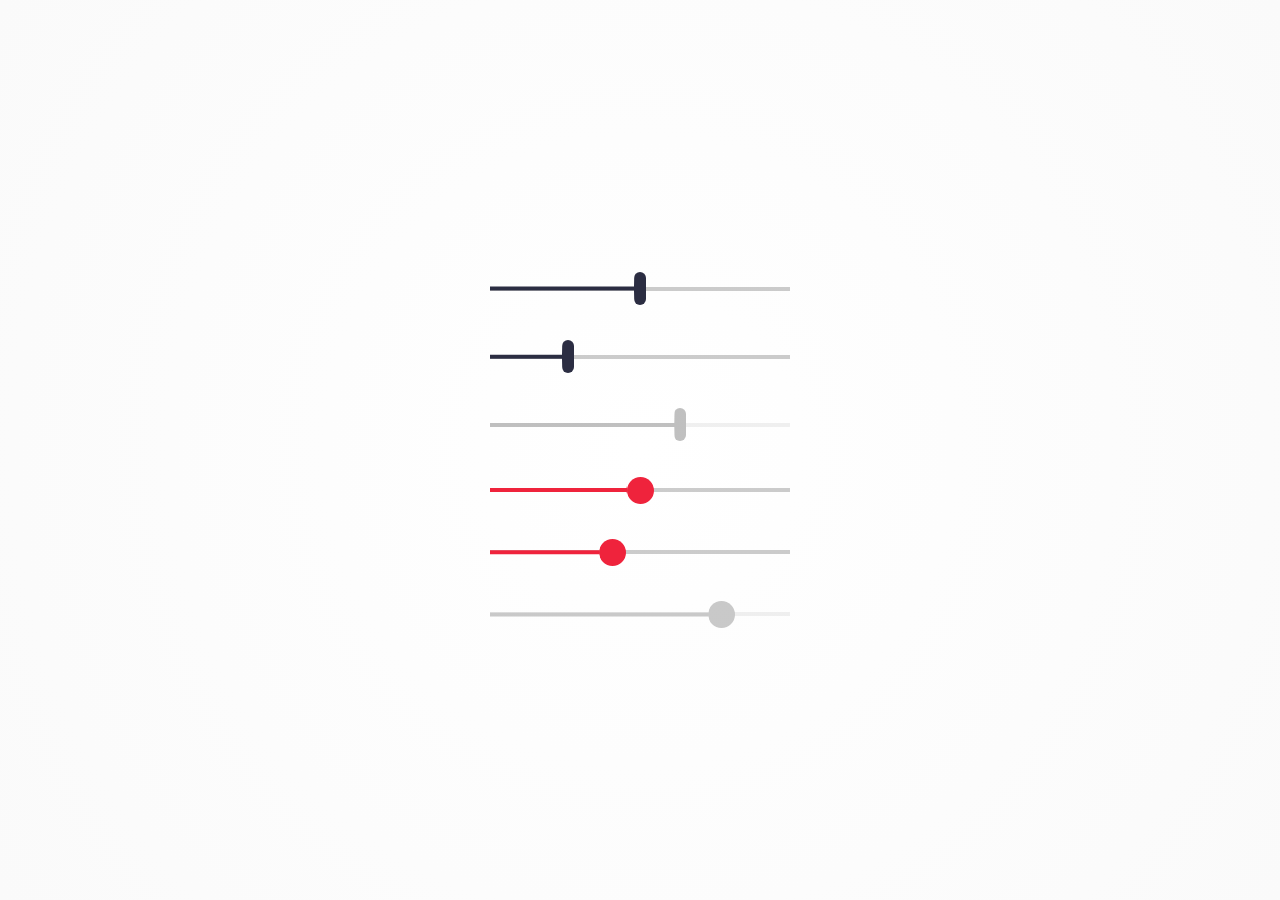
<file: vidu.html>
<!DOCTYPE html>
<html lang="en">
	<head>
		<meta charset="UTF-8" />
		<meta name="viewport" content="width=device-width, initial-scale=1.0" />
		<title>Document</title>
		<style>
      /*
 * 16 February 2022
 * Range Slider Progress in Chrome with pure CSS
 *
 * === This CodePen demonstrates how we can implement range slider "progress fill" in Webkit browsers using a `clip-path` and a `box-shadow` ===
 *
 * === There is an open issue about Standardizing input[type="range"] styling (https://github.com/w3c/csswg-drafts/issues/4410). For all I know, it hasn't been implemented yet ===
 *
 * === This demo is meant for Chrome browsers. But it'll also work in Firefox because Firefox provides the `::-moz-range-progress` pseudo-class ===
 *
 * more info. in the details view
 *
 */

html,
body {
	height: 100%;
}

* {
	padding: 0;
	margin: 0;
	box-sizing: border-box;
}

body {
	display: grid;
	place-items: center;
}

main {
	display: flex;
	flex-direction: column;
	gap: 2.2em;
	padding: 1em 0;
}

html::before {
	content: "";
	position: fixed;
	left: 0;
	top: 0;
	width: 100vw;
	height: 100vh;
	background: radial-gradient(circle at center, #fff, #fafafa);
	display: block;
}

/* === range theme and appearance === */
input[type="range"] {
	font-size: 1.5rem;
	width: 12.5em;
}

input[type="range"] {
	color: #ef233c;
	--thumb-height: 1.125em;
	--track-height: 0.125em;
	--track-color: rgba(0, 0, 0, 0.2);
	--brightness-hover: 180%;
	--brightness-down: 80%;
	--clip-edges: 0.125em;
}

input[type="range"].win10-thumb {
	color: #2b2d42;

	--thumb-height: 1.375em;
	--thumb-width: 0.5em;
	--clip-edges: 0.0125em;
}

@media (prefers-color-scheme: dark) {
	html {
		background-color: #000;
	}

	html::before {
		background: radial-gradient(circle at center, #101112, #000);
	}

	input[type="range"] {
		color: #f07167;
		--track-color: rgba(255, 255, 255, 0.1);
	}

	input[type="range"].win10-thumb {
		color: #3a86ff;
	}
}

/* === range commons === */
input[type="range"] {
	position: relative;
	background: #fff0;
	overflow: hidden;
}

input[type="range"]:active {
	cursor: grabbing;
}

input[type="range"]:disabled {
	filter: grayscale(1);
	opacity: 0.3;
	cursor: not-allowed;
}

/* === WebKit specific styles === */
input[type="range"],
input[type="range"]::-webkit-slider-runnable-track,
input[type="range"]::-webkit-slider-thumb {
	-webkit-appearance: none;
	transition: all ease 100ms;
	height: var(--thumb-height);
}

input[type="range"]::-webkit-slider-runnable-track,
input[type="range"]::-webkit-slider-thumb {
	position: relative;
}

input[type="range"]::-webkit-slider-thumb {
	--thumb-radius: calc((var(--thumb-height) * 0.5) - 1px);
	--clip-top: calc((var(--thumb-height) - var(--track-height)) * 0.5 - 0.5px);
	--clip-bottom: calc(var(--thumb-height) - var(--clip-top));
	--clip-further: calc(100% + 1px);
	--box-fill: calc(-100vmax - var(--thumb-width, var(--thumb-height))) 0 0
		100vmax currentColor;

	width: var(--thumb-width, var(--thumb-height));
	background: linear-gradient(currentColor 0 0) scroll no-repeat left center /
		50% calc(var(--track-height) + 1px);
	background-color: currentColor;
	box-shadow: var(--box-fill);
	border-radius: var(--thumb-width, var(--thumb-height));

	filter: brightness(100%);
	clip-path: polygon(
		100% -1px,
		var(--clip-edges) -1px,
		0 var(--clip-top),
		-100vmax var(--clip-top),
		-100vmax var(--clip-bottom),
		0 var(--clip-bottom),
		var(--clip-edges) 100%,
		var(--clip-further) var(--clip-further)
	);
}

input[type="range"]:hover::-webkit-slider-thumb {
	filter: brightness(var(--brightness-hover));
	cursor: grab;
}

input[type="range"]:active::-webkit-slider-thumb {
	filter: brightness(var(--brightness-down));
	cursor: grabbing;
}

input[type="range"]::-webkit-slider-runnable-track {
	background: linear-gradient(var(--track-color) 0 0) scroll no-repeat center /
		100% calc(var(--track-height) + 1px);
}

input[type="range"]:disabled::-webkit-slider-thumb {
	cursor: not-allowed;
}


    </style>
	</head>
	<body>
    <main>
      <input type="range" class="win10-thumb" />
      <input type="range" class="win10-thumb" min="0" max="100" value="25" step="5" />
      <input type="range" class="win10-thumb" disabled value="64" />
      <input type="range" />
      <input type="range" min="0" max="100" value="40" step="5" />
      <input type="range" disabled value="80" />
    </main>
	</body>
</html>
</file>
